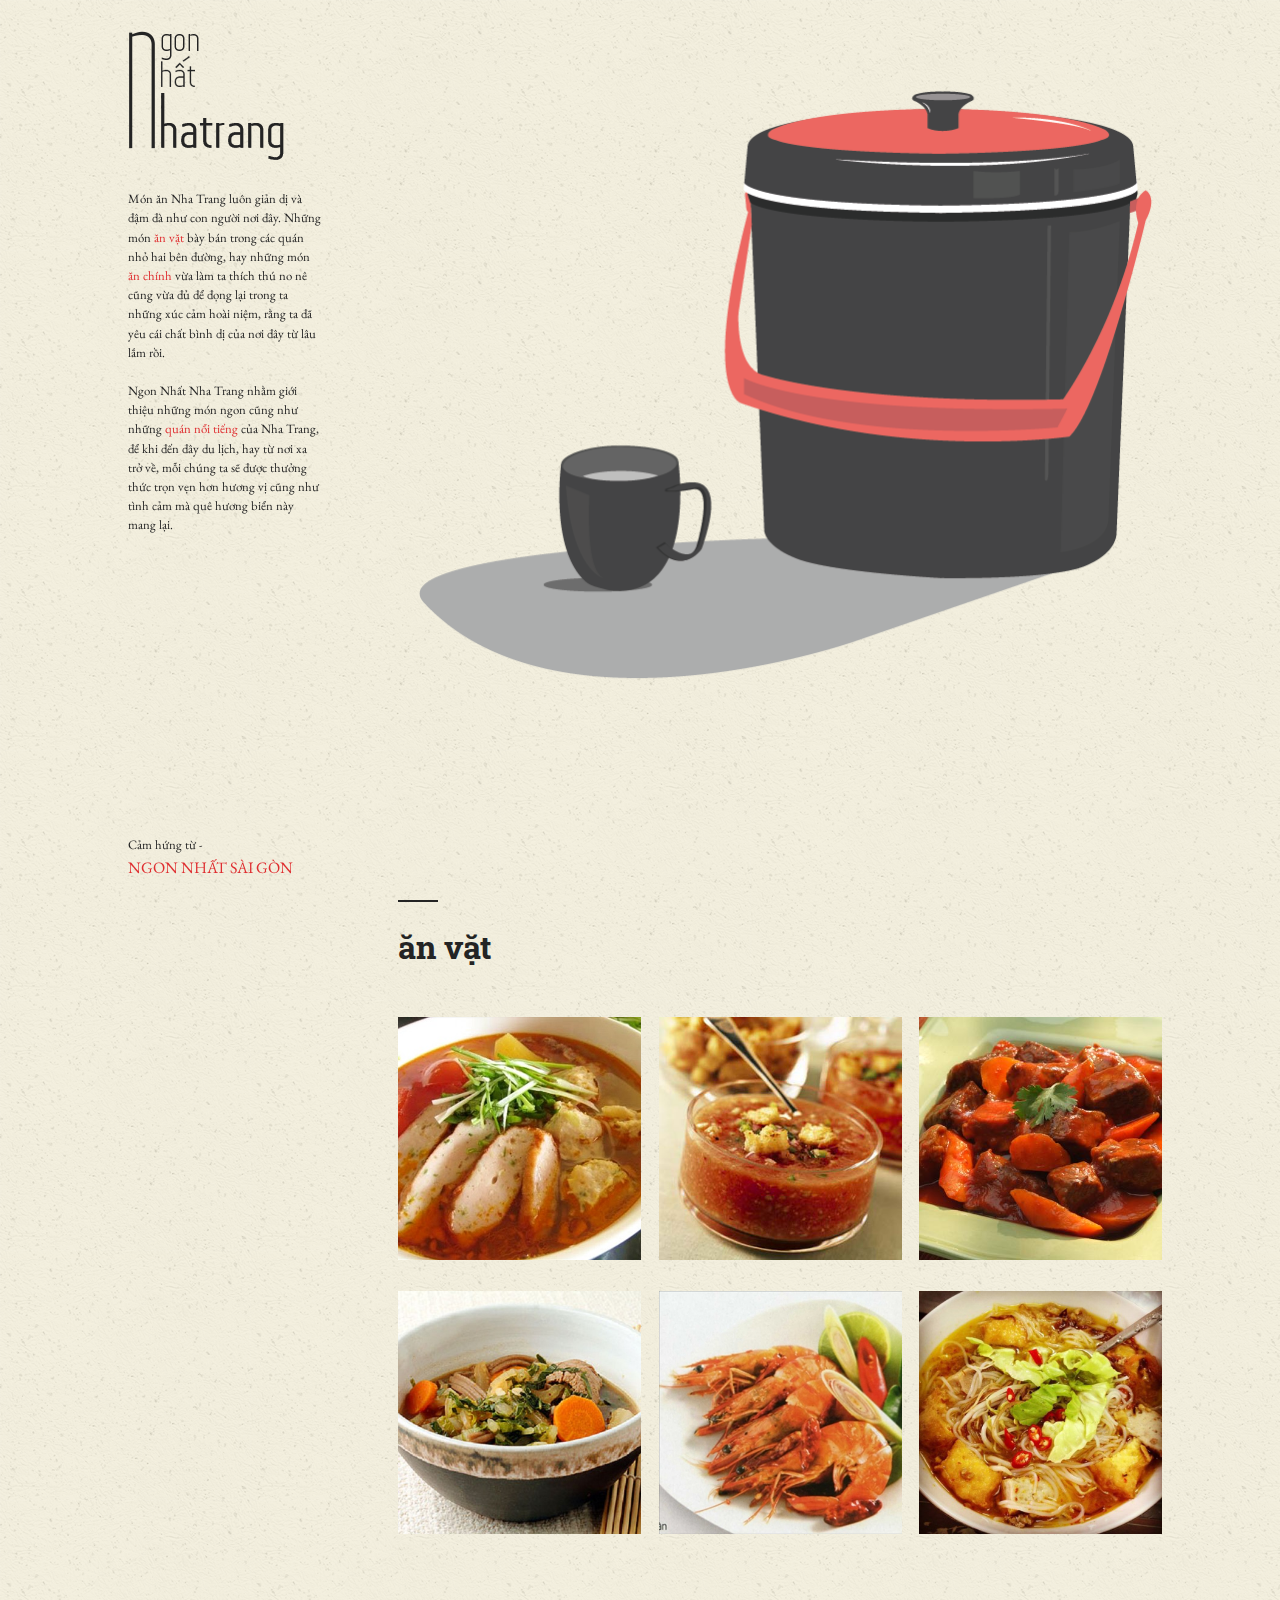
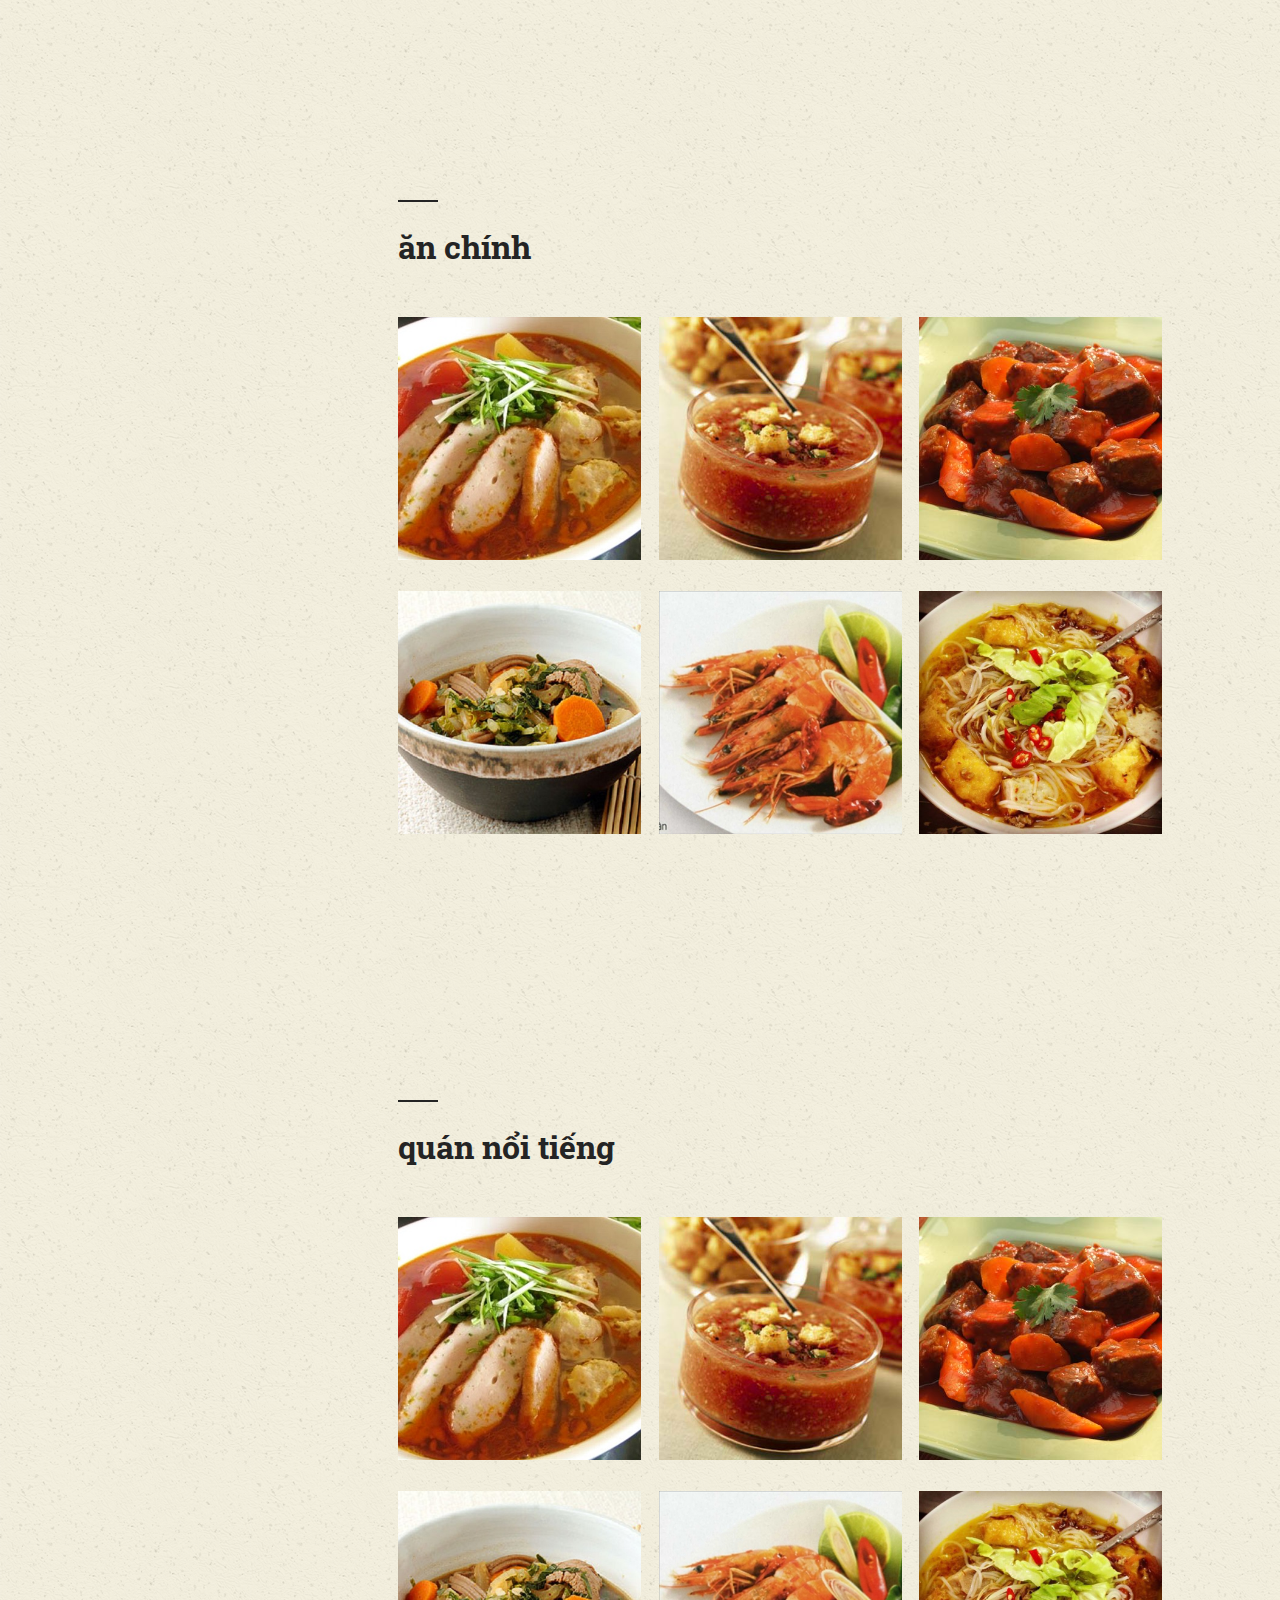
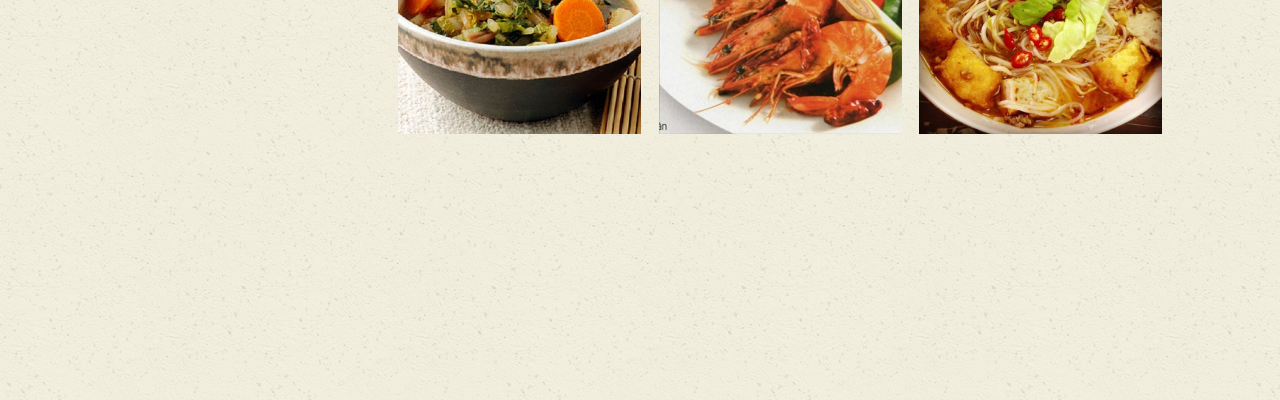
<file: index.html>
<!DOCTYPE html>
<!--[if lt IE 7]>      <html class="no-js lt-ie9 lt-ie8 lt-ie7"> <![endif]-->
<!--[if IE 7]>         <html class="no-js lt-ie9 lt-ie8"> <![endif]-->
<!--[if IE 8]>         <html class="no-js lt-ie9"> <![endif]-->
<!--[if gt IE 8]><!--> <html class="no-js"> <!--<![endif]-->
<head>
    <meta charset="utf-8">
    <meta http-equiv="X-UA-Compatible" content="IE=edge,chrome=1">
    <title>NGON NHAT NHA TRANG!</title>

    <meta content="index, follow" name="robots">
    <meta content="default" name="referrer">
    <meta content="món ngon, món rẻ, bình dân, Nha Trang, ẩm thực, ngon nhất, ngon nhất Nha Trang, ngonnhatnhatrang" name="keywords">
    <meta name="description" content="Ngonnhatnhatrang - những món ăn ngon, bình dị của Nha Trang">
    <meta name="description" content="ngon nhat, nha trang, ngon nhat nha trang, ngonnhatnhatrang, nhatrang food">

    <link rel="shortcut icon" type="image/ico" href="img/fav.ico" />
    <meta name="viewport" content="width=device-width, initial-scale=1">
    <link rel="stylesheet" href="css/style.css">
    <script src="js/vendor/modernizr-2.7.2.min.js"></script>
   
    <link href='http://fonts.googleapis.com/css?family=Roboto+Slab:400,300,100,700&subset=latin,vietnamese' rel='stylesheet' type='text/css'>
    <link href='http://fonts.googleapis.com/css?family=EB+Garamond&subset=latin,vietnamese' rel='stylesheet' type='text/css'>

</head>
<body>

    <section class="wrapper" id="welcome">
          
           <div class="left">
                <div id="logo"><a data-scroll data-options='{ "easing": "easeOutQuad" }' href="index.html#logo"><img src="img/ngonnhatnhatrang.png"></a></div>
                <div id="nav_text">Món ăn Nha Trang luôn giản dị và đậm đà như con người nơi đây. Những món
                <a data-scroll data-options='{ "easing": "easeOutQuad" }' href="index.html#anvat">ăn vặt</a> bày bán trong các quán nhỏ hai bên đường, hay những món
                <a data-scroll data-options='{ "easing": "easeOutQuad" }' href="index.html#anchinh">ăn chính</a> vừa làm ta thích thú no nê cũng vừa đủ để đọng lại trong ta những xúc cảm hoài niệm, rằng ta đã yêu cái chất bình dị của nơi đây từ lâu lắm rồi.
                <br><br>
                Ngon Nhất Nha Trang nhằm giới thiệu những món ngon cũng như những
                <a data-scroll data-options='{ "easing": "easeOutQuad" }' href="index.html#quanngon">quán nổi tiếng</a> của Nha Trang, để khi đến đây du lịch, hay từ nơi xa trở về, mỗi chúng ta sẽ được thưởng thức trọn vẹn hơn hương vị cũng như tình cảm mà quê hương biển này mang lại.<br/><br/> 
                </div>
           </div>
           
           <div id="footer">
           <span style="font-size:0.8em;"> Cảm hứng từ -</span><br> <a href="http://ngonnhatsaigon.tumblr.com/">NGON NHẤT SÀI GÒN</a><br>
           </div>

           <div class="right">
                <div class="slide">
                    <p><img src="img/nuoc.png"></p>
                    <p><img src="img/nuoc2.png"></p>
                </div>
                <div class="slideMobile">
                    <p><img src="img/nuoc.png"></p>
                </div>
           </div>
        
    </section><!-- l-const -->

    <section class="wrapper" id="anvat">

           <div class="right">
                
                <div class="description">
                    <div class="line"></div>
                    <h1>ăn vặt</h1>
                    <p></p><br/>
                </div>

                <div class="post">
                    <img src="img/anvat/1.jpg">
                    <a href="banhmi.html">
                    <div class="caption">BÁNH MÌ</div>
                    <div class="thumbBG" id="banhmi"></div></a>
                </div>
                <div class="post">
                    <img src="img/anvat/2.jpg">
                    <a href="banhmi.html">
                    <div class="caption">BÁNH MÌ</div>
                    <div class="thumbBG" id="banhmi"></div></a>
                </div>
                <div class="post last">
                    <img src="img/anvat/3.jpg">
                    <a href="banhmi.html">
                    <div class="caption">BÁNH MÌ</div>
                    <div class="thumbBG" id="banhmi"></div></a>
                </div>
                <div class="post">
                    <img src="img/anvat/4.jpg">
                    <a href="banhmi.html">
                    <div class="caption">BÁNH MÌ</div>
                    <div class="thumbBG" id="banhmi"></div></a>
                </div>
                <div class="post">
                    <img src="img/anvat/5.jpg">
                    <a href="banhmi.html">
                    <div class="caption">BÁNH MÌ</div>
                    <div class="thumbBG" id="banhmi"></div></a>
                </div>
                <div class="post last">
                    <img src="img/anvat/6.jpg">
                    <a href="banhmi.html">
                    <div class="caption">BÁNH MÌ</div>
                    <div class="thumbBG" id="banhmi"></div></a>
                </div>

                   
           </div> <!-- right -->   



    </section><!-- anvat -->

    <section class="wrapper" id="anchinh">

           <div class="right">
                
                <div class="description">
                    <div class="line"></div>
                    <h1>ăn chính</h1>
                    <p></p><br/>
                </div>

                <div class="post">
                    <img src="img/anvat/1.jpg">
                    <a href="banhmi.html">
                    <div class="caption">BÁNH MÌ</div>
                    <div class="thumbBG" id="banhmi"></div></a>
                </div>
                <div class="post">
                    <img src="img/anvat/2.jpg">
                    <a href="banhmi.html">
                    <div class="caption">BÁNH MÌ</div>
                    <div class="thumbBG" id="banhmi"></div></a>
                </div>
                <div class="post last">
                    <img src="img/anvat/3.jpg">
                    <a href="banhmi.html">
                    <div class="caption">BÁNH MÌ</div>
                    <div class="thumbBG" id="banhmi"></div></a>
                </div>
                <div class="post">
                    <img src="img/anvat/4.jpg">
                    <a href="banhmi.html">
                    <div class="caption">BÁNH MÌ</div>
                    <div class="thumbBG" id="banhmi"></div></a>
                </div>
                <div class="post">
                    <img src="img/anvat/5.jpg">
                    <a href="banhmi.html">
                    <div class="caption">BÁNH MÌ</div>
                    <div class="thumbBG" id="banhmi"></div></a>
                </div>
                <div class="post last">
                    <img src="img/anvat/6.jpg">
                    <a href="banhmi.html">
                    <div class="caption">BÁNH MÌ</div>
                    <div class="thumbBG" id="banhmi"></div></a>
                </div>   
           </div> <!-- right -->   

    </section><!-- an chinh -->

    <section class="wrapper" id="quanngon">

           <div class="right">
                
                <div class="description">
                    <div class="line"></div>
                    <h1>quán nổi tiếng</h1>
                    <p></p><br/>
                </div>

                <div class="post">
                    <img src="img/anvat/1.jpg">
                    <a href="banhmi.html">
                    <div class="caption">BÁNH MÌ</div>
                    <div class="thumbBG" id="banhmi"></div></a>
                </div>
                <div class="post">
                    <img src="img/anvat/2.jpg">
                    <a href="banhmi.html">
                    <div class="caption">BÁNH MÌ</div>
                    <div class="thumbBG" id="banhmi"></div></a>
                </div>
                <div class="post last">
                    <img src="img/anvat/3.jpg">
                    <a href="banhmi.html">
                    <div class="caption">BÁNH MÌ</div>
                    <div class="thumbBG" id="banhmi"></div></a>
                </div>
                <div class="post">
                    <img src="img/anvat/4.jpg">
                    <a href="banhmi.html">
                    <div class="caption">BÁNH MÌ</div>
                    <div class="thumbBG" id="banhmi"></div></a>
                </div>
                <div class="post">
                    <img src="img/anvat/5.jpg">
                    <a href="banhmi.html">
                    <div class="caption">BÁNH MÌ</div>
                    <div class="thumbBG" id="banhmi"></div></a>
                </div>
                <div class="post last">
                    <img src="img/anvat/6.jpg">
                    <a href="banhmi.html">
                    <div class="caption">BÁNH MÌ</div>
                    <div class="thumbBG" id="banhmi"></div></a>
                </div>   
           </div> <!-- right -->   

    </section><!-- quan ngon -->

    <!--scroll Javascript -->
    <script src='js/bind-polyfill.js'></script>
    <script src='js/smooth-scroll.js'></script>
    <script>
        smoothScroll.init({
            speed: 1000,
            easing: 'easeInOutCubic',
            offset: 0,
            updateURL: true,
            callbackBefore: function ( toggle, anchor ) {},
            callbackAfter: function ( toggle, anchor ) {}
        });
    </script><!-- Javascript -->

    

    <script src="//ajax.googleapis.com/ajax/libs/jquery/2.1.0/jquery.min.js"></script>
    <script>window.jQuery || document.write('<script src="js/vendor/jquery-2.1.0.min.js"><\/script>')</script>
    <script src="js/plugins.js"></script>
    <script src="js/main.js"></script>

    <script src="js/slide.js"></script>

    <script type="text/javascript">

    var _gaq = _gaq || [];
    _gaq.push(['_setAccount', 'PUT-YOUR-GA-CODE']);
    _gaq.push(['_trackPageview']);

    (function() {
    var ga = document.createElement('script'); ga.type = 'text/javascript'; ga.async = true;
    ga.src = ('https:' == document.location.protocol ? 'https://ssl' : 'http://www') + '.google-analytics.com/ga.js';
    var s = document.getElementsByTagName('script')[0]; s.parentNode.insertBefore(ga, s);
    })();

    </script>
</body>
</html>
</file>
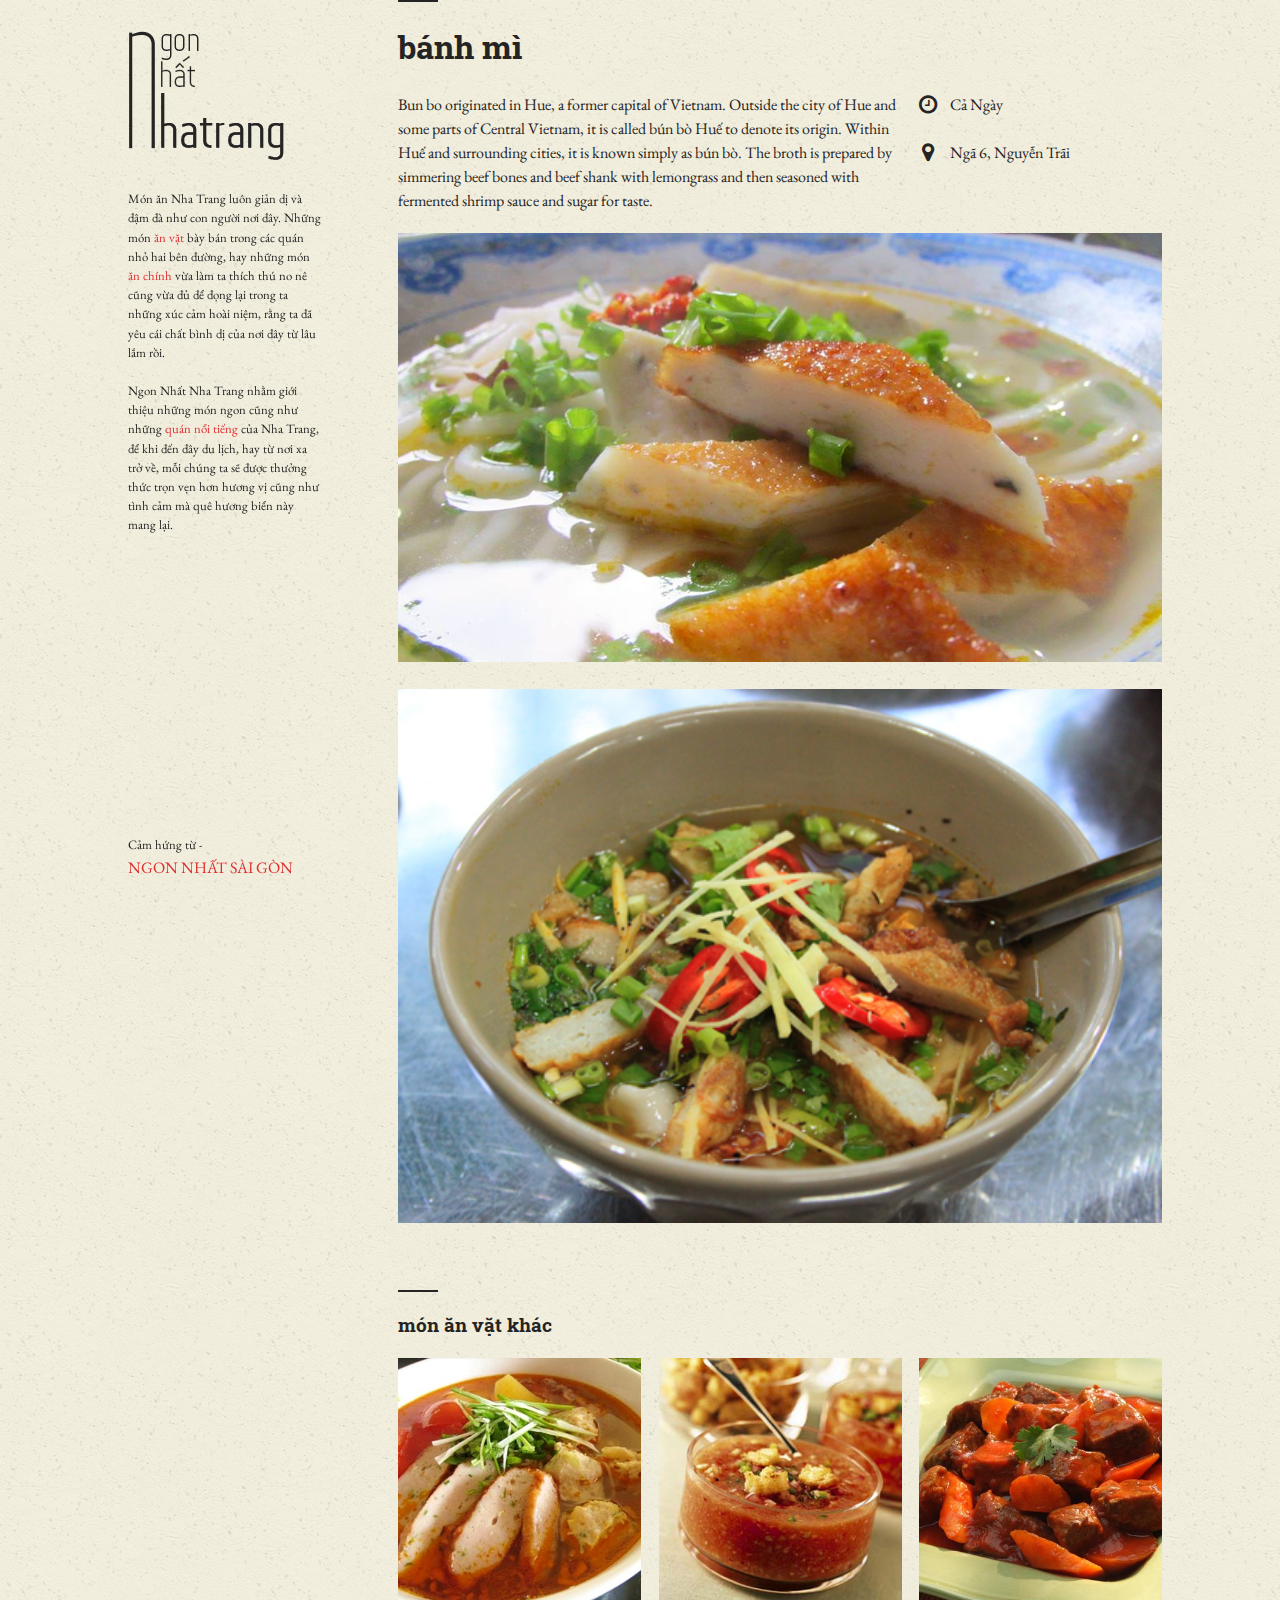
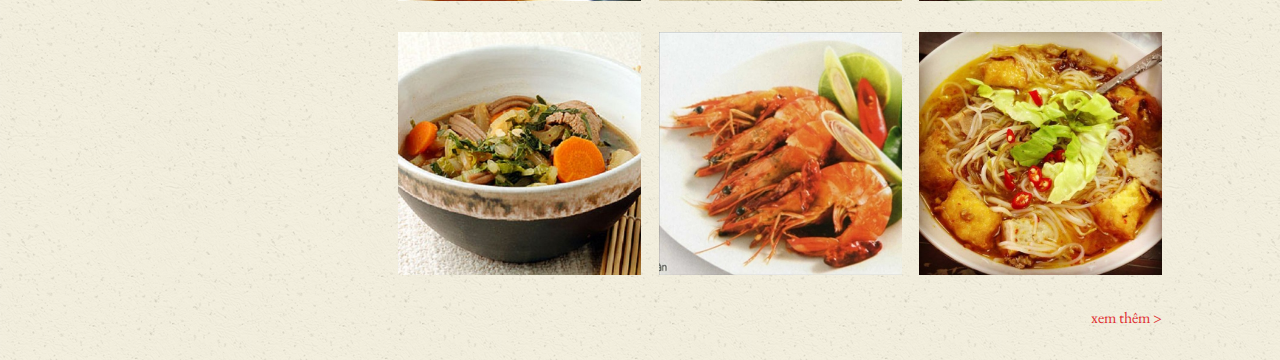
<file: banhmi.html>
<!DOCTYPE html>
<!--[if lt IE 7]>      <html class="no-js lt-ie9 lt-ie8 lt-ie7"> <![endif]-->
<!--[if IE 7]>         <html class="no-js lt-ie9 lt-ie8"> <![endif]-->
<!--[if IE 8]>         <html class="no-js lt-ie9"> <![endif]-->
<!--[if gt IE 8]><!--> <html class="no-js"> <!--<![endif]-->
<head>
    <meta charset="utf-8">
    <meta http-equiv="X-UA-Compatible" content="IE=edge,chrome=1">
    <title>NGON NHAT NHA TRANG!</title>
    <link rel="shortcut icon" type="image/ico" href="img/fav.ico" />
    <meta name="description" content="ngon nhat nha trang, ngonnhatnhatrang, nhatrang food">
    <meta name="viewport" content="width=device-width, initial-scale=1">
    <link rel="stylesheet" href="css/style.css">
    <script src="js/vendor/modernizr-2.7.2.min.js"></script>
   
    <link href='http://fonts.googleapis.com/css?family=Roboto+Slab:400,300,100,700&subset=latin,vietnamese' rel='stylesheet' type='text/css'>
    <link href='http://fonts.googleapis.com/css?family=EB+Garamond&subset=latin,vietnamese' rel='stylesheet' type='text/css'>


    <link rel="stylesheet" href="http://netdna.bootstrapcdn.com/font-awesome/4.1.0/css/font-awesome.min.css">
</head>
<body>

    <section class="wrapper" id="welcome">
          
           <div class="left">
                <div id="logo"><a data-scroll data-options='{ "easing": "easeOutQuad" }' href="index.html#logo"><img src="img/ngonnhatnhatrang.png"></a></div>

                <div id="nav_text">Món ăn Nha Trang luôn giản dị và đậm đà như con người nơi đây. Những món
                <a data-scroll data-options='{ "easing": "easeOutQuad" }' href="index.html#anvat">ăn vặt</a> bày bán trong các quán nhỏ hai bên đường, hay những món
                <a data-scroll data-options='{ "easing": "easeOutQuad" }' href="index.html#anchinh">ăn chính</a> vừa làm ta thích thú no nê cũng vừa đủ để đọng lại trong ta những xúc cảm hoài niệm, rằng ta đã yêu cái chất bình dị của nơi đây từ lâu lắm rồi.
                <br><br>
                Ngon Nhất Nha Trang nhằm giới thiệu những món ngon cũng như những
                <a data-scroll data-options='{ "easing": "easeOutQuad" }' href="index.html#quanngon">quán nổi tiếng</a> của Nha Trang, để khi đến đây du lịch, hay từ nơi xa trở về, mỗi chúng ta sẽ được thưởng thức trọn vẹn hơn hương vị cũng như tình cảm mà quê hương biển này mang lại.<br/><br/> 
                </div>
                
           </div>
           
           <div id="footer">
           <span style="font-size:0.8em;"> Cảm hứng từ -</span><br> <a href="http://ngonnhatsaigon.tumblr.com/">NGON NHẤT SÀI GÒN</a><br>
           </div>

           <div class="right">
                <div class="line"></div>
               <div class="food_name"><h1>bánh mì</h1></div>
               <div class="food_des">
                    <div id="text">
                        Bun bo originated in Hue, a former capital of Vietnam. Outside the city of Hue and some parts of Central Vietnam, it is called bún bò Huế to denote its origin. Within Huế and surrounding cities, it is known simply as bún bò. The broth is prepared by simmering beef bones and beef shank with lemongrass and then seasoned with fermented shrimp sauce and sugar for taste.
                    </div>
                    <div id="info">
                        <i class="fa fa-clock-o fa-lg"></i>
                        <span style="position:relative;left:10px;">Cả Ngày</span><br><br>
                        <i class="fa fa-map-marker fa-lg" style="position:relative;left:3px;"></i>
                        <span style="position:relative;left:16px;">Ngã 6, Nguyễn Trãi</span>

                    </div>
                    <img src="img/anvat/7.jpg">
                    <img src="img/anvat/8.jpg">
               </div>
           </div>
        
    </section><!-- l-const -->

    <section class="wrapper" id="anvat">

           <div class="right">
                
                <div class="description">
                    <div class="line"></div>
                    <h3>món ăn vặt khác</h3> 
                </div>

                <div class="post">
                    <img src="img/anvat/1.jpg">
                    <a href="banhmi.html">
                    <div class="caption">BÁNH MÌ</div>
                    <div class="thumbBG" id="banhmi"></div></a>
                </div>
                <div class="post">
                    <img src="img/anvat/2.jpg">
                    <a href="banhmi.html">
                    <div class="caption">BÁNH MÌ</div>
                    <div class="thumbBG" id="banhmi"></div></a>
                </div>
                <div class="post last">
                    <img src="img/anvat/3.jpg">
                    <a href="banhmi.html">
                    <div class="caption">BÁNH MÌ</div>
                    <div class="thumbBG" id="banhmi"></div></a>
                </div>
                <div class="post">
                    <img src="img/anvat/4.jpg">
                    <a href="banhmi.html">
                    <div class="caption">BÁNH MÌ</div>
                    <div class="thumbBG" id="banhmi"></div></a>
                </div>
                <div class="post">
                    <img src="img/anvat/5.jpg">
                    <a href="banhmi.html">
                    <div class="caption">BÁNH MÌ</div>
                    <div class="thumbBG" id="banhmi"></div></a>
                </div>
                <div class="post last">
                    <img src="img/anvat/6.jpg">
                    <a href="banhmi.html">
                    <div class="caption">BÁNH MÌ</div>
                    <div class="thumbBG" id="banhmi"></div></a>
                </div>

                <a href="index.html#anvat" style="float:right; margin-bottom:30px;">xem thêm ></a>

                   
           </div> <!-- right -->   



    </section><!-- anvat -->

    

    

    <script src="//ajax.googleapis.com/ajax/libs/jquery/2.1.0/jquery.min.js"></script>
    <script>window.jQuery || document.write('<script src="js/vendor/jquery-2.1.0.min.js"><\/script>')</script>
    <script src="js/plugins.js"></script>
    <script src="js/main.js"></script>

    <script type="text/javascript">

    var _gaq = _gaq || [];
    _gaq.push(['_setAccount', 'PUT-YOUR-GA-CODE']);
    _gaq.push(['_trackPageview']);

    (function() {
    var ga = document.createElement('script'); ga.type = 'text/javascript'; ga.async = true;
    ga.src = ('https:' == document.location.protocol ? 'https://ssl' : 'http://www') + '.google-analytics.com/ga.js';
    var s = document.getElementsByTagName('script')[0]; s.parentNode.insertBefore(ga, s);
    })();

    </script>
</body>
</html>
</file>
<file: css/style.css>
/*
 * SMACSS + SCSS starter v2.0
 * Inspired by SMACSS http://smacss.com
 * Author: @jonathanpath
 * Date: 11 July 2013
 *
 * https://github.com/jonathanpath/SASS-SMACSS
 * See file structure in http://jonathanpath.com/sass+smacss/scss/style.scss
 * Sass Structure inspired by : https://github.com/sutter/POPY-starter-HTML-SCSS
 *
 * Coding rules : https://github.com/necolas/idiomatic-css
 *
 */
/* Compass */
/* Tools */
/* ===========================
   Tools/Helpers
   =========================== */
/*
 * Image replacement
 */
/* line 9, ../scss/tools/_helpers.scss */
.ir {
  background-color: transparent;
  border: 0;
  overflow: hidden;
  /* IE 6/7 fallback */
  *text-indent: -9999px; }

/* line 17, ../scss/tools/_helpers.scss */
.ir:before {
  content: "";
  display: block;
  width: 0;
  height: 150%; }

/*
 * Hide from both screenreaders and browsers: h5bp.com/u
 */
/* line 28, ../scss/tools/_helpers.scss */
.hidden {
  display: none !important;
  visibility: hidden; }

/*
 * Hide only visually, but have it available for screenreaders: h5bp.com/v
 */
/* line 37, ../scss/tools/_helpers.scss */
.visuallyhidden {
  border: 0;
  clip: rect(0 0 0 0);
  height: 1px;
  margin: -1px;
  overflow: hidden;
  padding: 0;
  position: absolute;
  width: 1px; }

/*
 * Extends the .visuallyhidden class to allow the element to be focusable
 * when navigated to via the keyboard: h5bp.com/p
 */
/* line 54, ../scss/tools/_helpers.scss */
.visuallyhidden.focusable:active,
.visuallyhidden.focusable:focus {
  clip: auto;
  height: auto;
  margin: 0;
  overflow: visible;
  position: static;
  width: auto; }

/*
 * Hide visually and from screenreaders, but maintain layout
 */
/* line 67, ../scss/tools/_helpers.scss */
.invisible {
  visibility: hidden; }

/*
 * Clearfix: contain floats
 *
 * For modern browsers
 * 1. The space content is one way to avoid an Opera bug when the
 *    `contenteditable` attribute is included anywhere else in the document.
 *    Otherwise it causes space to appear at the top and bottom of elements
 *    that receive the `clearfix` class.
 * 2. The use of `table` rather than `block` is only necessary if using
 *    `:before` to contain the top-margins of child elements.
 */
/* line 84, ../scss/tools/_helpers.scss */
.clearfix:before,
.clearfix:after {
  content: " ";
  /* 1 */
  display: table;
  /* 2 */ }

/* line 89, ../scss/tools/_helpers.scss */
.clearfix:after {
  clear: both; }

/*
 * For IE 6/7 only
 * Include this rule to trigger hasLayout and contain floats.
 */
/* line 98, ../scss/tools/_helpers.scss */
.clearfix {
  *zoom: 1; }

/* =Layout
------------------- */
/* line 106, ../scss/tools/_helpers.scss */
.ul-list-inline {
  list-style: none;
  margin: 0;
  padding: 0; }
  /* line 227, ../scss/tools/_mixins.scss */
  .ul-list-inline li {
    display: inline-block;
    vertical-align: middle; }
    /* line 17, ../scss/tools/_mixins.scss */
    .lt-ie8 .ul-list-inline li {
      display: inline;
      zoom: 1; }

/* =Fonts
------------------- */
/* Chart Colors */
/* line 114, ../scss/tools/_helpers.scss */
.f-color1 {
  color: #df2e30; }

/* line 117, ../scss/tools/_helpers.scss */
.f-color2 {
  color: #1894c4; }

/* =Wordpress alignment
-------------------*/
/* line 125, ../scss/tools/_helpers.scss */
.alignleft {
  display: inline;
  float: left; }

/* line 129, ../scss/tools/_helpers.scss */
.alignright {
  display: inline;
  float: right; }

/* line 133, ../scss/tools/_helpers.scss */
.aligncenter {
  clear: both;
  display: block;
  margin-left: auto;
  margin-right: auto; }

/* line 139, ../scss/tools/_helpers.scss */
.txtleft {
  text-align: left; }

/* line 142, ../scss/tools/_helpers.scss */
.txtright {
  text-align: right; }

/* Base */
/* normalize.css v3.0.0 | MIT License | git.io/normalize */
/**
 * 1. Set default font family to sans-serif.
 * 2. Prevent iOS text size adjust after orientation change, without disabling
 *    user zoom.
 */
/* line 9, ../scss/base/_normalize.scss */
html {
  font-family: sans-serif;
  /* 1 */
  -ms-text-size-adjust: 100%;
  /* 2 */
  -webkit-text-size-adjust: 100%;
  /* 2 */ }

/**
 * Remove default margin.
 */
/* line 19, ../scss/base/_normalize.scss */
body {
  margin: 0; }

/* HTML5 display definitions
   ========================================================================== */
/**
 * Correct `block` display not defined in IE 8/9.
 */
/* line 41, ../scss/base/_normalize.scss */
article,
aside,
details,
figcaption,
figure,
footer,
header,
hgroup,
main,
nav,
section,
summary {
  display: block; }

/**
 * 1. Correct `inline-block` display not defined in IE 8/9.
 * 2. Normalize vertical alignment of `progress` in Chrome, Firefox, and Opera.
 */
/* line 53, ../scss/base/_normalize.scss */
audio,
canvas,
progress,
video {
  display: inline-block;
  /* 1 */
  vertical-align: baseline;
  /* 2 */ }

/**
 * Prevent modern browsers from displaying `audio` without controls.
 * Remove excess height in iOS 5 devices.
 */
/* line 63, ../scss/base/_normalize.scss */
audio:not([controls]) {
  display: none;
  height: 0; }

/**
 * Address `[hidden]` styling not present in IE 8/9.
 * Hide the `template` element in IE, Safari, and Firefox < 22.
 */
/* line 74, ../scss/base/_normalize.scss */
[hidden],
template {
  display: none; }

/* Links
   ========================================================================== */
/**
 * Remove the gray background color from active links in IE 10.
 */
/* line 85, ../scss/base/_normalize.scss */
a {
  background: transparent; }

/**
 * Improve readability when focused and also mouse hovered in all browsers.
 */
/* line 94, ../scss/base/_normalize.scss */
a:active,
a:hover {
  outline: 0; }

/* Text-level semantics
   ========================================================================== */
/**
 * Address styling not present in IE 8/9, Safari 5, and Chrome.
 */
/* line 105, ../scss/base/_normalize.scss */
abbr[title] {
  border-bottom: 1px dotted; }

/**
 * Address style set to `bolder` in Firefox 4+, Safari 5, and Chrome.
 */
/* line 114, ../scss/base/_normalize.scss */
b,
strong {
  font-weight: bold; }

/**
 * Address styling not present in Safari 5 and Chrome.
 */
/* line 122, ../scss/base/_normalize.scss */
dfn {
  font-style: italic; }

/**
 * Address variable `h1` font-size and margin within `section` and `article`
 * contexts in Firefox 4+, Safari 5, and Chrome.
 */
/* line 131, ../scss/base/_normalize.scss */
h1 {
  font-size: 2em;
  margin: 0.67em 0; }

/**
 * Address styling not present in IE 8/9.
 */
/* line 140, ../scss/base/_normalize.scss */
mark {
  background: #ff0;
  color: #000; }

/**
 * Address inconsistent and variable font size in all browsers.
 */
/* line 149, ../scss/base/_normalize.scss */
small {
  font-size: 80%; }

/**
 * Prevent `sub` and `sup` affecting `line-height` in all browsers.
 */
/* line 158, ../scss/base/_normalize.scss */
sub,
sup {
  font-size: 75%;
  line-height: 0;
  position: relative;
  vertical-align: baseline; }

/* line 165, ../scss/base/_normalize.scss */
sup {
  top: -0.5em; }

/* line 169, ../scss/base/_normalize.scss */
sub {
  bottom: -0.25em; }

/* Embedded content
   ========================================================================== */
/**
 * Remove border when inside `a` element in IE 8/9.
 */
/* line 180, ../scss/base/_normalize.scss */
img {
  border: 0; }

/**
 * Correct overflow displayed oddly in IE 9.
 */
/* line 188, ../scss/base/_normalize.scss */
svg:not(:root) {
  overflow: hidden; }

/* Grouping content
   ========================================================================== */
/**
 * Address margin not present in IE 8/9 and Safari 5.
 */
/* line 199, ../scss/base/_normalize.scss */
figure {
  margin: 1em 40px; }

/**
 * Address differences between Firefox and other browsers.
 */
/* line 207, ../scss/base/_normalize.scss */
hr {
  -moz-box-sizing: content-box;
  box-sizing: content-box;
  height: 0; }

/**
 * Contain overflow in all browsers.
 */
/* line 217, ../scss/base/_normalize.scss */
pre {
  overflow: auto; }

/**
 * Address odd `em`-unit font size rendering in all browsers.
 */
/* line 228, ../scss/base/_normalize.scss */
code,
kbd,
pre,
samp {
  font-family: monospace, monospace;
  font-size: 1em; }

/* Forms
   ========================================================================== */
/**
 * Known limitation: by default, Chrome and Safari on OS X allow very limited
 * styling of `select`, unless a `border` property is set.
 */
/**
 * 1. Correct color not being inherited.
 *    Known issue: affects color of disabled elements.
 * 2. Correct font properties not being inherited.
 * 3. Address margins set differently in Firefox 4+, Safari 5, and Chrome.
 */
/* line 252, ../scss/base/_normalize.scss */
button,
input,
optgroup,
select,
textarea {
  color: inherit;
  /* 1 */
  font: inherit;
  /* 2 */
  margin: 0;
  /* 3 */ }

/**
 * Address `overflow` set to `hidden` in IE 8/9/10.
 */
/* line 262, ../scss/base/_normalize.scss */
button {
  overflow: visible; }

/**
 * Address inconsistent `text-transform` inheritance for `button` and `select`.
 * All other form control elements do not inherit `text-transform` values.
 * Correct `button` style inheritance in Firefox, IE 8+, and Opera
 * Correct `select` style inheritance in Firefox.
 */
/* line 274, ../scss/base/_normalize.scss */
button,
select {
  text-transform: none; }

/**
 * 1. Avoid the WebKit bug in Android 4.0.* where (2) destroys native `audio`
 *    and `video` controls.
 * 2. Correct inability to style clickable `input` types in iOS.
 * 3. Improve usability and consistency of cursor style between image-type
 *    `input` and others.
 */
/* line 289, ../scss/base/_normalize.scss */
button,
html input[type="button"],
input[type="reset"],
input[type="submit"] {
  -webkit-appearance: button;
  /* 2 */
  cursor: pointer;
  /* 3 */ }

/**
 * Re-set default cursor for disabled elements.
 */
/* line 299, ../scss/base/_normalize.scss */
button[disabled],
html input[disabled] {
  cursor: default; }

/**
 * Remove inner padding and border in Firefox 4+.
 */
/* line 308, ../scss/base/_normalize.scss */
button::-moz-focus-inner,
input::-moz-focus-inner {
  border: 0;
  padding: 0; }

/**
 * Address Firefox 4+ setting `line-height` on `input` using `!important` in
 * the UA stylesheet.
 */
/* line 318, ../scss/base/_normalize.scss */
input {
  line-height: normal; }

/**
 * It's recommended that you don't attempt to style these elements.
 * Firefox's implementation doesn't respect box-sizing, padding, or width.
 *
 * 1. Address box sizing set to `content-box` in IE 8/9/10.
 * 2. Remove excess padding in IE 8/9/10.
 */
/* line 331, ../scss/base/_normalize.scss */
input[type="checkbox"],
input[type="radio"] {
  box-sizing: border-box;
  /* 1 */
  padding: 0;
  /* 2 */ }

/**
 * Fix the cursor style for Chrome's increment/decrement buttons. For certain
 * `font-size` values of the `input`, it causes the cursor style of the
 * decrement button to change from `default` to `text`.
 */
/* line 343, ../scss/base/_normalize.scss */
input[type="number"]::-webkit-inner-spin-button,
input[type="number"]::-webkit-outer-spin-button {
  height: auto; }

/**
 * 1. Address `appearance` set to `searchfield` in Safari 5 and Chrome.
 * 2. Address `box-sizing` set to `border-box` in Safari 5 and Chrome
 *    (include `-moz` to future-proof).
 */
/* line 353, ../scss/base/_normalize.scss */
input[type="search"] {
  -webkit-appearance: textfield;
  /* 1 */
  -moz-box-sizing: content-box;
  -webkit-box-sizing: content-box;
  /* 2 */
  box-sizing: content-box; }

/**
 * Remove inner padding and search cancel button in Safari and Chrome on OS X.
 * Safari (but not Chrome) clips the cancel button when the search input has
 * padding (and `textfield` appearance).
 */
/* line 367, ../scss/base/_normalize.scss */
input[type="search"]::-webkit-search-cancel-button,
input[type="search"]::-webkit-search-decoration {
  -webkit-appearance: none; }

/**
 * Define consistent border, margin, and padding.
 */
/* line 375, ../scss/base/_normalize.scss */
fieldset {
  border: 1px solid #c0c0c0;
  margin: 0 2px;
  padding: 0.35em 0.625em 0.75em; }

/**
 * 1. Correct `color` not being inherited in IE 8/9.
 * 2. Remove padding so people aren't caught out if they zero out fieldsets.
 */
/* line 386, ../scss/base/_normalize.scss */
legend {
  border: 0;
  /* 1 */
  padding: 0;
  /* 2 */ }

/**
 * Remove default vertical scrollbar in IE 8/9.
 */
/* line 395, ../scss/base/_normalize.scss */
textarea {
  overflow: auto; }

/**
 * Don't inherit the `font-weight` (applied by a rule above).
 * NOTE: the default cannot safely be changed in Chrome and Safari on OS X.
 */
/* line 404, ../scss/base/_normalize.scss */
optgroup {
  font-weight: bold; }

/* Tables
   ========================================================================== */
/**
 * Remove most spacing between table cells.
 */
/* line 415, ../scss/base/_normalize.scss */
table {
  border-collapse: collapse;
  border-spacing: 0; }

/* line 421, ../scss/base/_normalize.scss */
td,
th {
  padding: 0; }

/* ===========================
   Base
   =========================== */
/* line 5, ../scss/base/_base.scss */
body {
  font-family: "Helvetica Neue", Helvetica, Arial, sans-serif;
  font-weight: 300;
  font-size: 1em;
  line-height: 1.5; }

/* line 12, ../scss/base/_base.scss */
a {
  color: #df2e30;
  text-decoration: none;
  -webkit-transition: all 0.3s ease-in-out;
  -moz-transition: all 0.3s ease-in-out;
  -ms-transition: all 0.3s ease-in-out;
  -o-transition: all 0.3s ease-in-out;
  transition: all 0.3s ease-in-out; }
  /* line 17, ../scss/base/_base.scss */
  a:hover {
    color: #bd1d1f; }

/* line 22, ../scss/base/_base.scss */
::-moz-selection {
  background: #df2e30;
  color: #fff;
  text-shadow: none; }

/* line 27, ../scss/base/_base.scss */
::selection {
  background: #df2e30;
  color: #fff;
  text-shadow: none; }

/* line 33, ../scss/base/_base.scss */
hr {
  display: block;
  height: 1px;
  border: 0;
  border-top: 1px solid #ccc;
  margin: 1em 0;
  padding: 0; }

/* ==|====================
   Base/Form
   ======================= */
/* line 10, ../scss/base/_form.scss */
input[type="text"],
input[type="email"],
input[type="password"],
input[type="date"],
input[type="search"],
textarea {
  font-size: 1em;
  font-family: "Helvetica Neue", Helvetica, Arial, sans-serif;
  font-weight: 300;
  color: #666;
  padding: .5em;
  border: 1px solid #bfbfbf;
  outline: 0;
  box-shadow: inset 0 1px 2px rgba(0, 0, 0, 0.1);
  border-radius: 2px;
  background-color: #f7f7f7; }
  /* line 57, ../scss/tools/_mixins.scss */
  input[type="text"]::-webkit-input-placeholder,
  input[type="email"]::-webkit-input-placeholder,
  input[type="password"]::-webkit-input-placeholder,
  input[type="date"]::-webkit-input-placeholder,
  input[type="search"]::-webkit-input-placeholder,
  textarea::-webkit-input-placeholder {
    color: #cdcdcd; }
  /* line 60, ../scss/tools/_mixins.scss */
  input[type="text"]:-moz-placeholder,
  input[type="email"]:-moz-placeholder,
  input[type="password"]:-moz-placeholder,
  input[type="date"]:-moz-placeholder,
  input[type="search"]:-moz-placeholder,
  textarea:-moz-placeholder {
    color: #cdcdcd; }
  /* line 63, ../scss/tools/_mixins.scss */
  input[type="text"]:-ms-input-placeholder,
  input[type="email"]:-ms-input-placeholder,
  input[type="password"]:-ms-input-placeholder,
  input[type="date"]:-ms-input-placeholder,
  input[type="search"]:-ms-input-placeholder,
  textarea:-ms-input-placeholder {
    color: #cdcdcd; }
  /* line 23, ../scss/base/_form.scss */
  input[type="text"]:hover,
  input[type="email"]:hover,
  input[type="password"]:hover,
  input[type="date"]:hover,
  input[type="search"]:hover,
  textarea:hover {
    border-color: #a5a5a5; }
  /* line 27, ../scss/base/_form.scss */
  input[type="text"]:focus,
  input[type="email"]:focus,
  input[type="password"]:focus,
  input[type="date"]:focus,
  input[type="search"]:focus,
  textarea:focus {
    border-color: #999; }

/* Fonts */
/* Layout */
/* ==|====================
   Layout/Header
   ======================= */
/* ==|====================
   Layout/Nav
   ======================= */
/* ==|====================
   Layout/Footer
   ======================= */
/* ==|====================
   Layout/Constrained
   ======================= */
/* line 4, ../scss/layout/_constrained.scss */
html {
  height: 100%; }

/* line 7, ../scss/layout/_constrained.scss */
body {
  background-image: url(../img/bg3.png);
  height: 100%;
  font-family: 'EB Garamond', serif;
  color: #242424; }
  /* line 13, ../scss/layout/_constrained.scss */
  body h1, body h2, body h3, body h4, body h5, body h6 {
    font-family: 'Roboto Slab', serif; }
  /* line 16, ../scss/layout/_constrained.scss */
  body i {
    color: #242424; }

/* line 22, ../scss/layout/_constrained.scss */
.wrapper {
  max-width: 71.25em;
  padding: 0 1.25em;
  background-size: cover;
  *zoom: 1;
  max-width: 1024px;
  _width: 1024px;
  padding-left: 1em;
  padding-right: 1em;
  margin-left: auto;
  margin-right: auto; }
  /* line 38, ../../../../../Applications/Koala.app/Contents/Resources/app.nw/rubygems/gems/compass-0.12.2/frameworks/compass/stylesheets/compass/utilities/general/_clearfix.scss */
  .wrapper:after {
    content: "";
    display: table;
    clear: both; }
  /* line 29, ../scss/layout/_constrained.scss */
  .wrapper .left {
    font-size: 0.8em; }
    /* line 31, ../scss/layout/_constrained.scss */
    .wrapper .left #nav_text {
      display: block; }
  /* line 36, ../scss/layout/_constrained.scss */
  .wrapper #footer {
    display: none; }
  /* line 39, ../scss/layout/_constrained.scss */
  .wrapper .right {
    /*single post*/ }
    /* line 41, ../scss/layout/_constrained.scss */
    .wrapper .right .slide {
      display: none; }
    /* line 45, ../scss/layout/_constrained.scss */
    .wrapper .right .line {
      border-top: 2px solid #242424;
      width: 40px; }
    /* line 50, ../scss/layout/_constrained.scss */
    .wrapper .right img {
      width: 100%;
      height: auto; }
    /* line 55, ../scss/layout/_constrained.scss */
    .wrapper .right .description {
      font-size: 1em; }
      /* line 56, ../scss/layout/_constrained.scss */
      .wrapper .right .description .line {
        border-top: 2px solid #242424;
        width: 40px; }
    /* line 64, ../scss/layout/_constrained.scss */
    .wrapper .right .post {
      width: 100%;
      float: left;
      margin-right: 1.69492%;
      display: inline;
      position: relative;
      display: inline-block;
      margin-bottom: 0;
      text-align: center; }
      /* line 71, ../scss/layout/_constrained.scss */
      .wrapper .right .post.last {
        float: right;
        margin-right: 0;
        *margin-left: -1em;
        display: inline; }
      /* line 75, ../scss/layout/_constrained.scss */
      .wrapper .right .post img {
        width: 100%; }
      /* line 79, ../scss/layout/_constrained.scss */
      .wrapper .right .post:hover .thumbBG {
        opacity: 1; }
      /* line 83, ../scss/layout/_constrained.scss */
      .wrapper .right .post:hover .caption {
        opacity: 1; }
      /* line 87, ../scss/layout/_constrained.scss */
      .wrapper .right .post .thumbBG {
        position: absolute;
        left: 0;
        top: 0;
        background-color: #242424;
        width: 100%;
        height: 89%;
        opacity: 0;
        transition: opacity .25s ease-in-out;
        -moz-transition: opacity .25s ease-in-out;
        -webkit-transition: opacity .25s ease-in-out; }
      /* line 100, ../scss/layout/_constrained.scss */
      .wrapper .right .post .caption {
        position: relative;
        top: -140px;
        color: white;
        width: 100%;
        height: 80%;
        z-index: 999;
        opacity: 0;
        transition: opacity .5s ease-in-out;
        -moz-transition: opacity .5s ease-in-out;
        -webkit-transition: opacity .5s ease-in-out; }
    /* line 118, ../scss/layout/_constrained.scss */
    .wrapper .right .food_des img {
      width: 100%;
      margin-bottom: 20px; }
    /* line 123, ../scss/layout/_constrained.scss */
    .wrapper .right .food_des #text {
      width: 100%;
      float: left;
      margin-right: 2.27273%;
      display: inline;
      margin-bottom: 10px; }
    /* line 127, ../scss/layout/_constrained.scss */
    .wrapper .right .food_des #info {
      width: 100%;
      float: left;
      margin-right: 2.27273%;
      display: inline;
      margin-bottom: 10px; }

@media (min-width: 481px) {
  /* line 135, ../scss/layout/_constrained.scss */
  .wrapper {
    max-width: 71.25em;
    padding: 0 1.25em;
    background-size: cover;
    height: 100%;
    max-width: 1024px;
    padding-left: 1em;
    padding-right: 1em;
    margin-left: auto;
    margin-right: auto; }
    /* line 38, ../../../../../Applications/Koala.app/Contents/Resources/app.nw/rubygems/gems/compass-0.12.2/frameworks/compass/stylesheets/compass/utilities/general/_clearfix.scss */
    .wrapper:after {
      content: "";
      display: table;
      clear: both; }
    /* line 142, ../scss/layout/_constrained.scss */
    .wrapper .left {
      font-size: 0.8em; }
      /* line 144, ../scss/layout/_constrained.scss */
      .wrapper .left #nav_text {
        display: block; }
    /* line 149, ../scss/layout/_constrained.scss */
    .wrapper #footer {
      display: none; }
    /* line 152, ../scss/layout/_constrained.scss */
    .wrapper .right {
      /*single post*/ }
      /* line 153, ../scss/layout/_constrained.scss */
      .wrapper .right .slideMobile {
        display: none; }
      /* line 156, ../scss/layout/_constrained.scss */
      .wrapper .right .slide {
        display: block;
        position: relative; }
      /* line 160, ../scss/layout/_constrained.scss */
      .wrapper .right .slide p {
        position: absolute;
        left: 0;
        top: 0; }
      /* line 164, ../scss/layout/_constrained.scss */
      .wrapper .right .line {
        border-top: 2px solid #242424;
        width: 40px; }
      /* line 169, ../scss/layout/_constrained.scss */
      .wrapper .right img {
        width: 100%;
        height: auto; }
      /* line 174, ../scss/layout/_constrained.scss */
      .wrapper .right .description {
        font-size: 1em; }
        /* line 175, ../scss/layout/_constrained.scss */
        .wrapper .right .description .line {
          border-top: 2px solid #242424;
          width: 40px; }
      /* line 183, ../scss/layout/_constrained.scss */
      .wrapper .right .post {
        width: 32.20339%;
        float: left;
        margin-right: 1.69492%;
        position: relative;
        display: inline-block;
        margin-bottom: 0;
        text-align: center; }
        /* line 190, ../scss/layout/_constrained.scss */
        .wrapper .right .post.last {
          float: right;
          margin-right: 0; }
        /* line 194, ../scss/layout/_constrained.scss */
        .wrapper .right .post img {
          width: 100%; }
        /* line 198, ../scss/layout/_constrained.scss */
        .wrapper .right .post:hover .thumbBG {
          opacity: 1; }
        /* line 202, ../scss/layout/_constrained.scss */
        .wrapper .right .post:hover .caption {
          opacity: 1; }
        /* line 206, ../scss/layout/_constrained.scss */
        .wrapper .right .post .thumbBG {
          position: absolute;
          left: 0;
          top: 0;
          background-color: #242424;
          width: 100%;
          height: 89%;
          opacity: 0;
          transition: opacity .25s ease-in-out;
          -moz-transition: opacity .25s ease-in-out;
          -webkit-transition: opacity .25s ease-in-out; }
        /* line 219, ../scss/layout/_constrained.scss */
        .wrapper .right .post .caption {
          position: relative;
          top: -140px;
          color: white;
          width: 100%;
          height: 80%;
          z-index: 999;
          opacity: 0;
          transition: opacity .5s ease-in-out;
          -moz-transition: opacity .5s ease-in-out;
          -webkit-transition: opacity .5s ease-in-out; }
      /* line 237, ../scss/layout/_constrained.scss */
      .wrapper .right .food_des img {
        width: 100%;
        margin-bottom: 20px; }
      /* line 242, ../scss/layout/_constrained.scss */
      .wrapper .right .food_des #text {
        width: 100%;
        float: left;
        margin-right: 2.27273%;
        margin-bottom: 10px; }
      /* line 246, ../scss/layout/_constrained.scss */
      .wrapper .right .food_des #info {
        width: 100%;
        float: left;
        margin-right: 2.27273%;
        margin-bottom: 10px; } }
@media (min-width: 769px) {
  /* line 256, ../scss/layout/_constrained.scss */
  .wrapper {
    max-width: 71.25em;
    padding: 0 1.25em;
    background-size: cover;
    height: 100%;
    max-width: 1024px;
    padding-left: 1em;
    padding-right: 1em;
    margin-left: auto;
    margin-right: auto; }
    /* line 38, ../../../../../Applications/Koala.app/Contents/Resources/app.nw/rubygems/gems/compass-0.12.2/frameworks/compass/stylesheets/compass/utilities/general/_clearfix.scss */
    .wrapper:after {
      content: "";
      display: table;
      clear: both; }
    /* line 264, ../scss/layout/_constrained.scss */
    .wrapper .left {
      width: 15.25424%;
      float: left;
      margin-right: 1.69492%;
      position: fixed;
      font-size: 0.8em; }
      /* line 268, ../scss/layout/_constrained.scss */
      .wrapper .left #nav_text {
        display: block; }
    /* line 273, ../scss/layout/_constrained.scss */
    .wrapper #footer {
      width: 15.25424%;
      float: left;
      margin-right: 1.69492%;
      position: fixed;
      bottom: 20px;
      font-size: 1em;
      display: block; }
    /* line 280, ../scss/layout/_constrained.scss */
    .wrapper .right {
      width: 74.57627%;
      float: right;
      margin-right: 0;
      position: relative;
      left: 10px;
      margin-bottom: 40px;
      /*single post*/ }
      /* line 287, ../scss/layout/_constrained.scss */
      .wrapper .right .slideMobile {
        display: none; }
      /* line 290, ../scss/layout/_constrained.scss */
      .wrapper .right .slide {
        display: block;
        position: relative; }
      /* line 294, ../scss/layout/_constrained.scss */
      .wrapper .right .slide p {
        position: absolute;
        left: 0;
        top: 0; }
      /* line 298, ../scss/layout/_constrained.scss */
      .wrapper .right .description {
        font-size: 1em; }
        /* line 299, ../scss/layout/_constrained.scss */
        .wrapper .right .description .line {
          border-top: 2px solid #242424;
          width: 40px; }
      /* line 307, ../scss/layout/_constrained.scss */
      .wrapper .right .post {
        width: 31.81818%;
        float: left;
        margin-right: 2.27273%;
        position: relative;
        display: inline-block;
        margin-bottom: 0;
        text-align: center; }
        /* line 314, ../scss/layout/_constrained.scss */
        .wrapper .right .post.last {
          float: right;
          margin-right: 0; }
        /* line 318, ../scss/layout/_constrained.scss */
        .wrapper .right .post img {
          width: 100%; }
        /* line 322, ../scss/layout/_constrained.scss */
        .wrapper .right .post:hover .thumbBG {
          opacity: 1; }
        /* line 326, ../scss/layout/_constrained.scss */
        .wrapper .right .post:hover .caption {
          opacity: 1; }
        /* line 330, ../scss/layout/_constrained.scss */
        .wrapper .right .post .thumbBG {
          position: absolute;
          left: 0;
          top: 0;
          background-color: #242424;
          width: 100%;
          height: 89%;
          opacity: 0;
          transition: opacity .25s ease-in-out;
          -moz-transition: opacity .25s ease-in-out;
          -webkit-transition: opacity .25s ease-in-out; }
        /* line 343, ../scss/layout/_constrained.scss */
        .wrapper .right .post .caption {
          position: relative;
          top: -140px;
          color: white;
          width: 100%;
          height: 80%;
          z-index: 999;
          opacity: 0;
          transition: opacity .5s ease-in-out;
          -moz-transition: opacity .5s ease-in-out;
          -webkit-transition: opacity .5s ease-in-out; }
      /* line 361, ../scss/layout/_constrained.scss */
      .wrapper .right .food_des img {
        width: 100%;
        margin-bottom: 20px; }
      /* line 366, ../scss/layout/_constrained.scss */
      .wrapper .right .food_des #text {
        width: 65.90909%;
        float: left;
        margin-right: 2.27273%;
        margin-bottom: 20px; }
      /* line 370, ../scss/layout/_constrained.scss */
      .wrapper .right .food_des #info {
        width: 31.81818%;
        float: right;
        margin-right: 0; } }
/* Modules */
/* ==|====================
   Module/Button
   ======================= */
/* line 5, ../scss/modules/_btn.scss */
.btn, .btn-color1, .btn-color2 {
  *zoom: 1;
  filter: progid:DXImageTransform.Microsoft.gradient(gradientType=0, startColorstr='#FFF9F9F9', endColorstr='#FFE9E9E9');
  background-image: -webkit-gradient(linear, 50% 0%, 50% 100%, color-stop(0%, #f9f9f9), color-stop(100%, #e9e9e9));
  background-image: -webkit-linear-gradient(#f9f9f9, #e9e9e9);
  background-image: -moz-linear-gradient(#f9f9f9, #e9e9e9);
  background-image: -o-linear-gradient(#f9f9f9, #e9e9e9);
  background-image: linear-gradient(#f9f9f9, #e9e9e9);
  -moz-border-radius: 2px;
  border-radius: 2px;
  display: inline-block;
  vertical-align: middle;
  padding: .2em .7em;
  border: solid 1px #cacaca;
  color: #787878;
  box-shadow: 0 2px 1px rgba(0, 0, 0, 0.15);
  text-shadow: 0 -1px 1px rgba(255, 255, 255, 0.75);
  text-align: center;
  vertical-align: middle;
  cursor: pointer; }
  /* line 17, ../scss/tools/_mixins.scss */
  .lt-ie8 .btn, .lt-ie8 .btn-color1, .lt-ie8 .btn-color2 {
    display: inline;
    zoom: 1; }
  /* line 19, ../scss/modules/_btn.scss */
  .btn:hover, .btn-color1:hover, .btn-color2:hover {
    background: #f3f3f3; }
  /* line 22, ../scss/modules/_btn.scss */
  .btn:active, .btn-color1:active, .btn-color2:active {
    box-shadow: inset 0 1px 2px rgba(0, 0, 0, 0.2); }

/* line 40, ../scss/modules/_btn.scss */
.btn-color1 {
  *zoom: 1;
  filter: progid:DXImageTransform.Microsoft.gradient(gradientType=0, startColorstr='#FFDF2E30', endColorstr='#FFBD1D1F');
  background-image: -webkit-gradient(linear, 50% 0%, 50% 100%, color-stop(0%, #df2e30), color-stop(100%, #bd1d1f));
  background-image: -webkit-linear-gradient(#df2e30, #bd1d1f);
  background-image: -moz-linear-gradient(#df2e30, #bd1d1f);
  background-image: -o-linear-gradient(#df2e30, #bd1d1f);
  background-image: linear-gradient(#df2e30, #bd1d1f);
  color: #fff;
  border-color: #bd1d1f;
  text-shadow: 0 1px 1px rgba(0, 0, 0, 0.1); }
  /* line 35, ../scss/modules/_btn.scss */
  .btn-color1:hover {
    background: #bd1d1f; }

/* line 43, ../scss/modules/_btn.scss */
.btn-color2 {
  *zoom: 1;
  filter: progid:DXImageTransform.Microsoft.gradient(gradientType=0, startColorstr='#FF1894C4', endColorstr='#FF127297');
  background-image: -webkit-gradient(linear, 50% 0%, 50% 100%, color-stop(0%, #1894c4), color-stop(100%, #127297));
  background-image: -webkit-linear-gradient(#1894c4, #127297);
  background-image: -moz-linear-gradient(#1894c4, #127297);
  background-image: -o-linear-gradient(#1894c4, #127297);
  background-image: linear-gradient(#1894c4, #127297);
  color: #fff;
  border-color: #127297;
  text-shadow: 0 1px 1px rgba(0, 0, 0, 0.1); }
  /* line 35, ../scss/modules/_btn.scss */
  .btn-color2:hover {
    background: #bd1d1f; }
</file>
